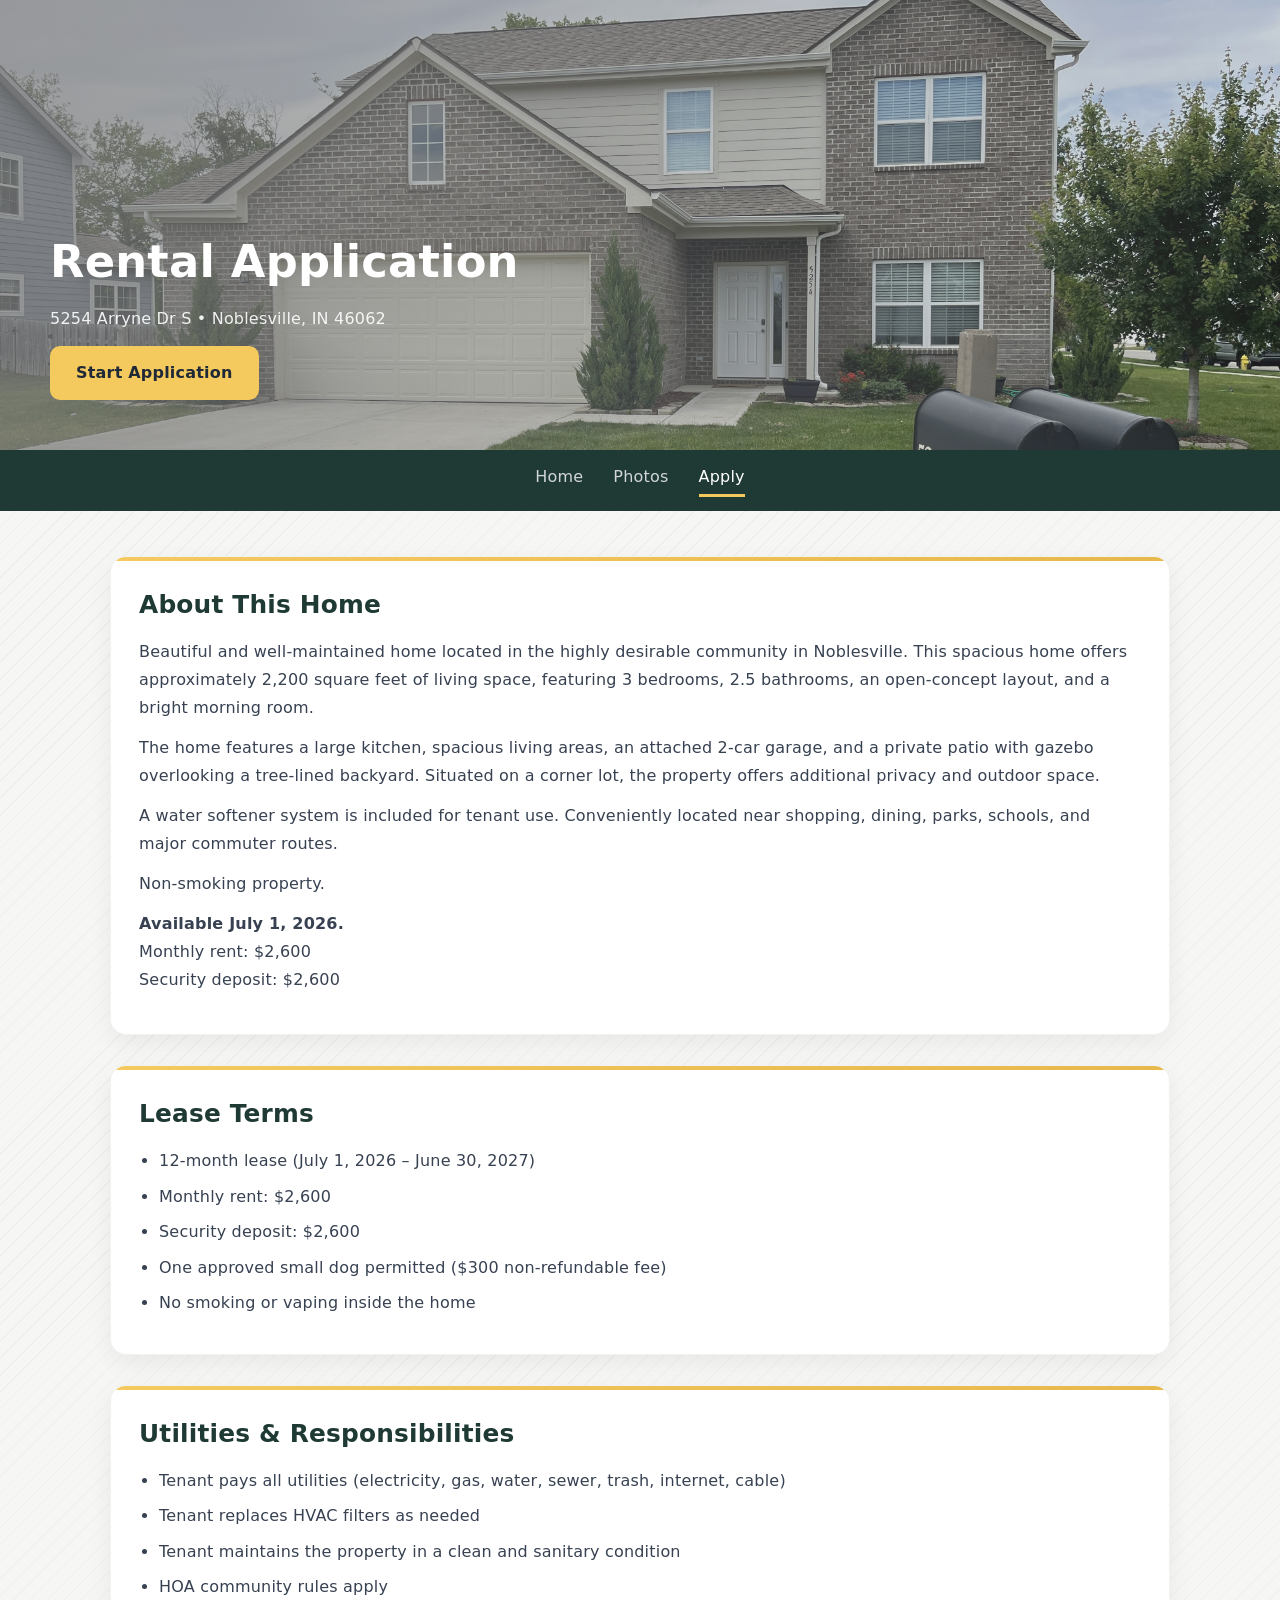
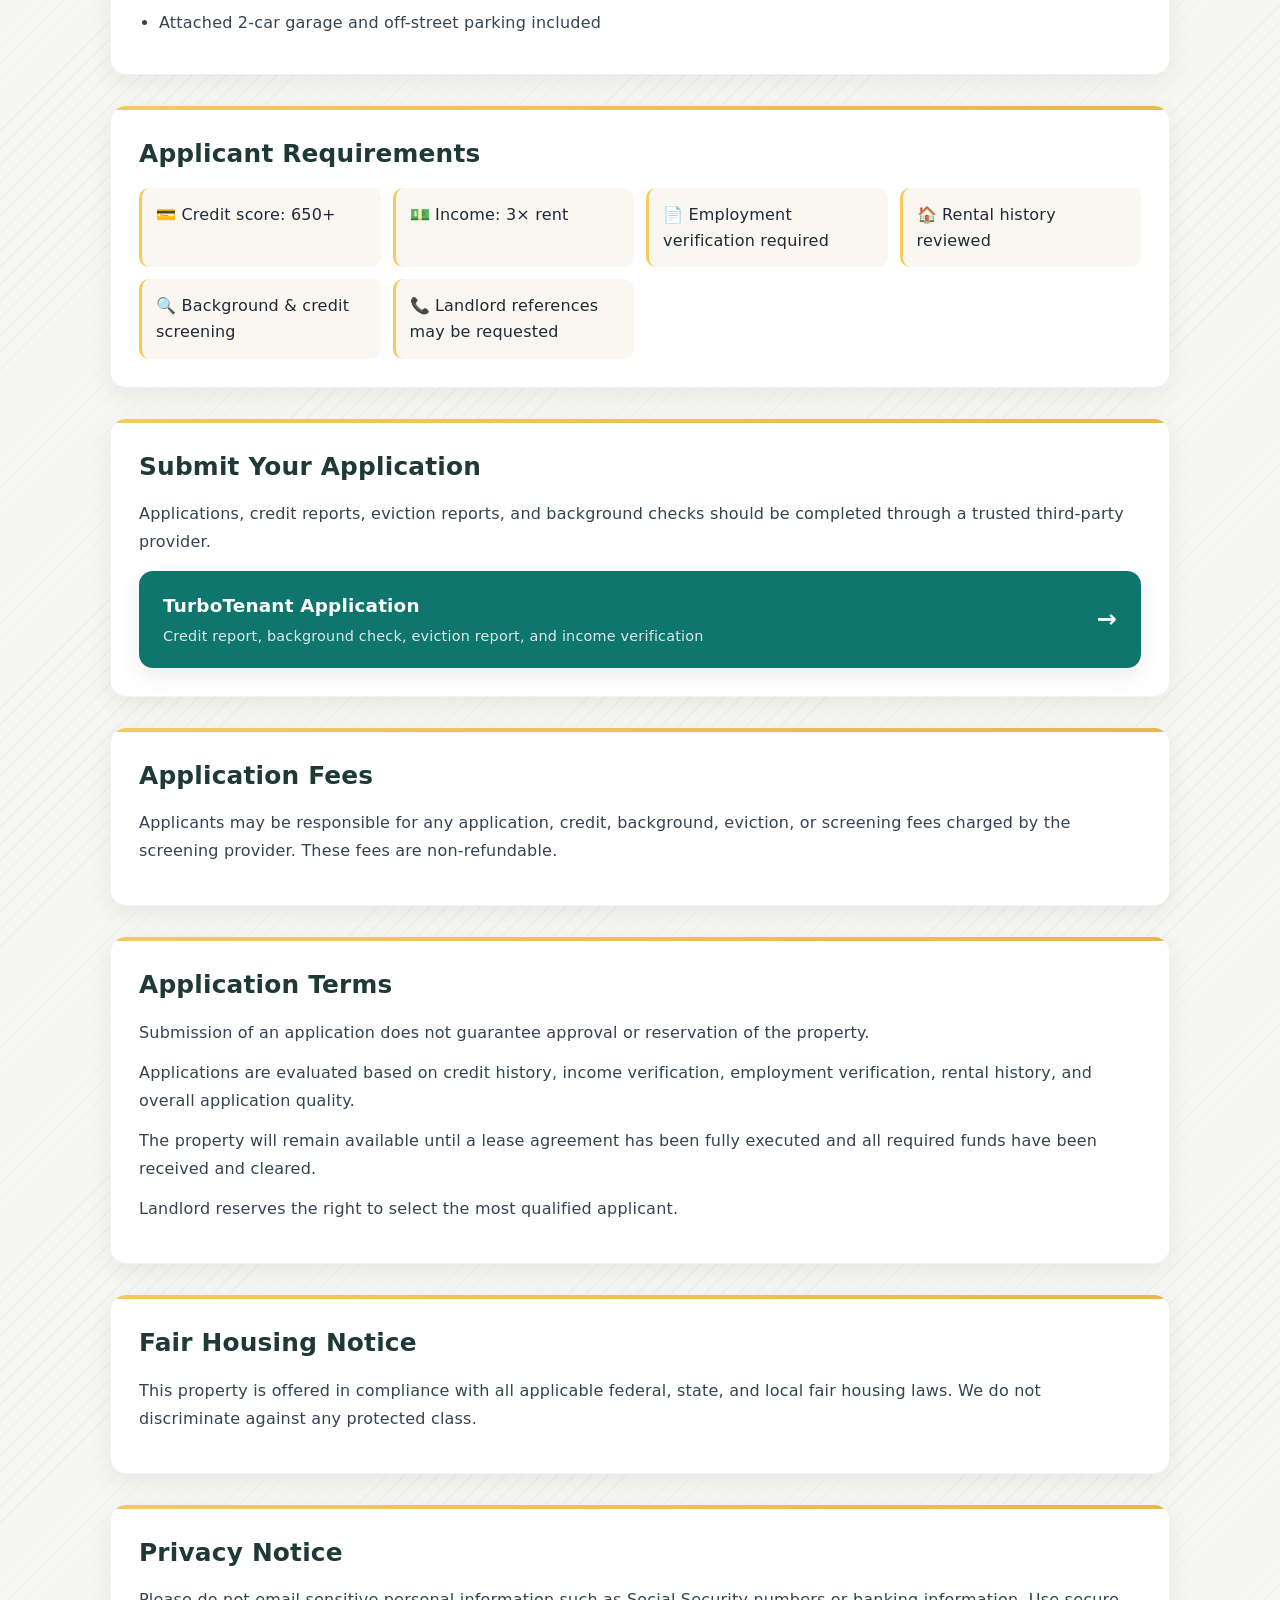
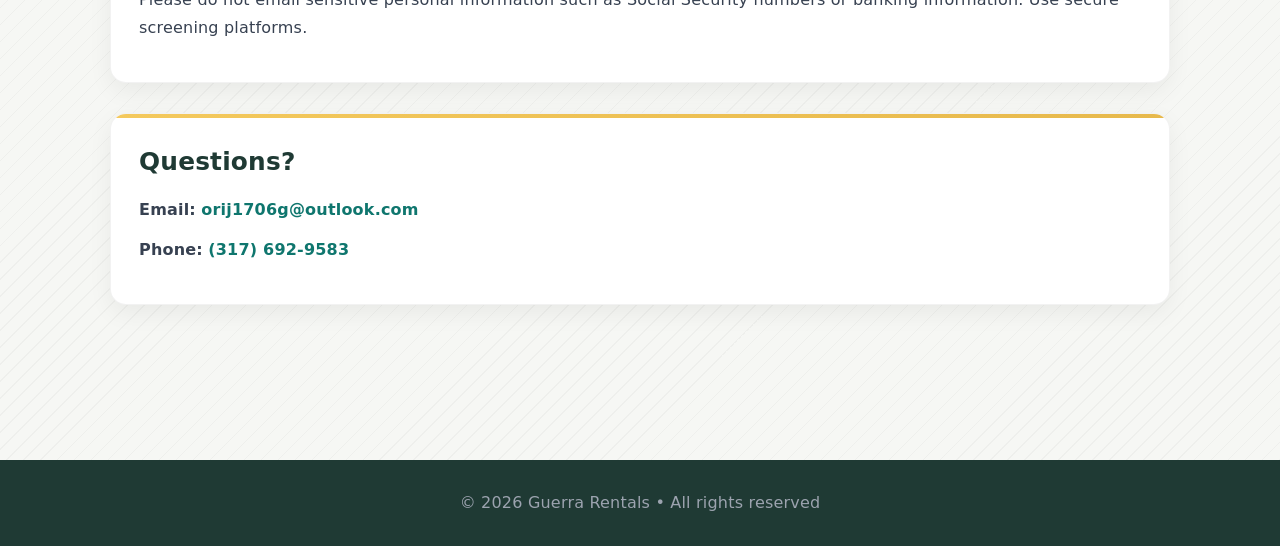
<file: apply.html>
<!DOCTYPE html>
<html lang="en">
<head>
  <meta charset="UTF-8">
  <meta name="viewport" content="width=device-width, initial-scale=1.0">
  <title>Apply Now | 5254 Arryne Dr S</title>
  <link rel="stylesheet" href="style.css">
</head>

<body>

  <header class="hero">
    <div class="hero-content">
      <h1>Rental Application</h1>
      <p>5254 Arryne Dr S • Noblesville, IN 46062</p>
      <a href="#application" class="btn">Start Application</a>
    </div>
  </header>

  <nav>
    <a href="index.html">Home</a>
    <a href="index.html#gallery">Photos</a>
    <a href="apply.html" class="active">Apply</a>
  </nav>

  <section class="property-overview">

    <!-- DESCRIPTION -->
    <div class="card" id="application">
      <h2>About This Home</h2>

      <p>
        Beautiful and well-maintained home located in the highly desirable community in Noblesville.
        This spacious home offers approximately 2,200 square feet of living space, featuring
        3 bedrooms, 2.5 bathrooms, an open-concept layout, and a bright morning room.
      </p>

      <p>
        The home features a large kitchen, spacious living areas, an attached 2-car garage,
        and a private patio with gazebo overlooking a tree-lined backyard. Situated on a corner lot,
        the property offers additional privacy and outdoor space.
      </p>

      <p>
        A water softener system is included for tenant use. Conveniently located near shopping,
        dining, parks, schools, and major commuter routes.
      </p>

      <p>Non-smoking property.</p>

      <p>
        <strong>Available July 1, 2026.</strong><br>
        Monthly rent: $2,600<br>
        Security deposit: $2,600
      </p>
    </div>

    <!-- LEASE TERMS -->
    <div class="card">
      <h2>Lease Terms</h2>
      <ul>
        <li>12-month lease (July 1, 2026 – June 30, 2027)</li>
        <li>Monthly rent: $2,600</li>
        <li>Security deposit: $2,600</li>
        <li>One approved small dog permitted ($300 non-refundable fee)</li>
        <li>No smoking or vaping inside the home</li>
      </ul>
    </div>

    <!-- UTILITIES -->
    <div class="card">
      <h2>Utilities & Responsibilities</h2>
      <ul>
        <li>Tenant pays all utilities (electricity, gas, water, sewer, trash, internet, cable)</li>
        <li>Tenant replaces HVAC filters as needed</li>
        <li>Tenant maintains the property in a clean and sanitary condition</li>
        <li>HOA community rules apply</li>
        <li>Attached 2-car garage and off-street parking included</li>
      </ul>
    </div>

    <!-- REQUIREMENTS -->
    <div class="card">
      <h2>Applicant Requirements</h2>

      <div class="highlights">
        <div>💳 Credit score: 650+</div>
        <div>💵 Income: 3× rent</div>
        <div>📄 Employment verification required</div>
        <div>🏠 Rental history reviewed</div>
        <div>🔍 Background & credit screening</div>
        <div>📞 Landlord references may be requested</div>
      </div>
    </div>

    <!-- APPLICATION LINK -->
    <div class="card">
      <h2>Submit Your Application</h2>

      <p>
        Applications, credit reports, eviction reports, and background checks
        should be completed through a trusted third-party provider.
      </p>

      <a class="link-card" href="https://www.turbotenant.com/" target="_blank">
        <div>
          <div class="link-card-title">TurboTenant Application</div>
          <div class="link-card-subtitle">
            Credit report, background check, eviction report, and income verification
          </div>
        </div>
        <div class="link-arrow">→</div>
      </a>
    </div>

    <!-- FEES -->
    <div class="card">
      <h2>Application Fees</h2>

      <p>
        Applicants may be responsible for any application, credit, background,
        eviction, or screening fees charged by the screening provider.
        These fees are non-refundable.
      </p>
    </div>

    <!-- TERMS -->
    <div class="card">
      <h2>Application Terms</h2>

      <p>
        Submission of an application does not guarantee approval or reservation of the property.
      </p>

      <p>
        Applications are evaluated based on credit history, income verification,
        employment verification, rental history, and overall application quality.
      </p>

      <p>
        The property will remain available until a lease agreement has been fully executed
        and all required funds have been received and cleared.
      </p>

      <p>
        Landlord reserves the right to select the most qualified applicant.
      </p>
    </div>

    <!-- FAIR HOUSING -->
    <div class="card">
      <h2>Fair Housing Notice</h2>

      <p>
        This property is offered in compliance with all applicable federal, state,
        and local fair housing laws. We do not discriminate against any protected class.
      </p>
    </div>

    <!-- PRIVACY -->
    <div class="card">
      <h2>Privacy Notice</h2>

      <p>
        Please do not email sensitive personal information such as Social Security numbers
        or banking information. Use secure screening platforms.
      </p>
    </div>

    <!-- CONTACT -->
    <div class="card">
      <h2>Questions?</h2>

      <p>
        <strong>Email:</strong>
        <a href="mailto:orij1706g@outlook.com" class="text-link">
          orij1706g@outlook.com
        </a>
      </p>

      <p>
        <strong>Phone:</strong>
        <a href="tel:13176929583" class="text-link">
          (317) 692-9583
        </a>
      </p>
    </div>

  </section>

  <footer>
    <p>© 2026 Guerra Rentals • All rights reserved</p>
  </footer>

</body>
</html>
</file>
<file: style.css>
/* RESET */
* {
  margin: 0;
  padding: 0;
  box-sizing: border-box;
  font-family: system-ui, Arial, sans-serif;
}

html {
  scroll-behavior: smooth;
}

body {
  color: #1f2937;
  line-height: 1.6;
  background-color: #f6f7f4;
  background-image:
    repeating-linear-gradient(
      135deg,
      rgba(0, 0, 0, 0.03) 0px,
      rgba(0, 0, 0, 0.03) 1px,
      transparent 1px,
      transparent 12px
    );
}

/* HERO */
.hero {
  height: 50vh;
  background:
    linear-gradient(to right, rgba(128, 128, 128, 0.75), rgba(128, 128, 128, 0.2)),
    url("front.jpg");
  background-size: cover;
  background-position: center 25%;
  display: flex;
  align-items: flex-end;
  padding: 50px;
  color: white;
}

.hero h1 {
  font-size: 2.8rem;
  margin-bottom: 8px;
}

.hero p {
  opacity: 0.9;
  margin-bottom: 15px;
}

/* BUTTON */
.btn {
  display: inline-block;
  padding: 14px 26px;
  background: #f4c95d;
  color: #1f2937;
  text-decoration: none;
  border-radius: 10px;
  font-weight: 700;
  transition: 0.25s ease;
}

.btn:hover {
  background: #e7b94c;
  transform: translateY(-2px);
}

/* NAV */
nav {
  display: flex;
  justify-content: center;
  gap: 30px;
  background: #1f3a34;
  padding: 14px;
  position: sticky;
  top: 0;
  z-index: 100;
}

nav a {
  color: #d1d5db;
  text-decoration: none;
  font-weight: 500;
  padding-bottom: 4px;
  transition: all 0.25s ease;
}

nav a:hover {
  color: #ffffff;
}

nav a.active {
  color: #ffffff;
  border-bottom: 3px solid #f4c95d;
}

/* WRAPPER */
.property-overview {
  max-width: 1100px;
  margin: auto;
  padding: 20px;
}

/* STATS BAR */
.stats-bar {
  margin-top: 20px;
  background: white;
  border-radius: 16px;
  display: grid;
  grid-template-columns: repeat(4, 1fr);
  box-shadow: 0 10px 30px rgba(0,0,0,0.08);
  overflow: hidden;
}

.stat {
  text-align: center;
  padding: 22px;
  border-right: 1px solid #eee;
}

.stat:last-child {
  border-right: none;
}

.stat strong {
  font-size: 1.4rem;
  display: block;
  color: #0f766e;
}

.stat span {
  font-size: 0.9rem;
  color: #6b7280;
}

/* CARDS */
.card {
  background: white;
  margin: 25px auto;
  padding: 28px;
  border-radius: 16px;
  box-shadow: 0 8px 25px rgba(0,0,0,0.06);
  transition: 0.2s ease;
}

.card:hover {
  transform: translateY(-3px);
}

.card h2 {
  margin-bottom: 12px;
  color: #1f3a34;
}

.card p {
  margin-bottom: 12px;
}

/* LINKS */
.text-link,
.card a:not(.btn):not(.link-card) {
  color: #0f766e;
  font-weight: 700;
  text-decoration: none;
  position: relative;
  transition: all 0.25s ease;
}

.text-link::after,
.card a:not(.btn):not(.link-card)::after {
  content: "";
  position: absolute;
  left: 0;
  bottom: -3px;
  width: 0%;
  height: 2px;
  background: #f4c95d;
  transition: width 0.25s ease;
}

.text-link:hover,
.card a:not(.btn):not(.link-card):hover {
  color: #1f3a34;
}

.text-link:hover::after,
.card a:not(.btn):not(.link-card):hover::after {
  width: 100%;
}

/* HIGHLIGHTS */
.highlights {
  display: grid;
  grid-template-columns: repeat(auto-fit, minmax(200px, 1fr));
  gap: 12px;
  margin-top: 15px;
}

.highlights div {
  background: #f6f3ea;
  padding: 14px;
  border-radius: 10px;
  border-left: 3px solid #f4c95d;
}

/* GALLERY */
.gallery {
  max-width: 1100px;
  margin: 50px auto;
  padding: 0 20px;
  display: grid;
  grid-template-columns: repeat(auto-fit, minmax(230px, 1fr));
  gap: 16px;
}

.photo-card {
  border-radius: 14px;
  overflow: hidden;
  background: white;
  box-shadow: 0 8px 20px rgba(0,0,0,0.08);
  transition: 0.25s ease;
}

.photo-card:hover {
  transform: scale(1.04);
}

.photo-card img {
  width: 100%;
  height: 180px;
  object-fit: cover;
  cursor: zoom-in;
}

.photo-card p {
  padding: 10px;
  font-weight: 600;
}

/* IMAGE POPUP MODAL */
.image-modal {
  display: none;
  position: fixed;
  inset: 0;
  z-index: 99999;
  background: rgba(0, 0, 0, 0.9);
  justify-content: center;
  align-items: center;
  padding: 24px;
}

.image-modal.active {
  display: flex;
}

.image-modal-content {
  position: relative;
  max-width: 90vw;
  max-height: 90vh;
}

.image-modal-content img {
  max-width: 100%;
  max-height: 85vh;
  border-radius: 14px;
  box-shadow: 0 20px 50px rgba(0,0,0,.45);
  animation: modalZoom .25s ease;
}

.image-modal-close {
  position: absolute;
  top: -18px;
  right: -18px;
  width: 42px;
  height: 42px;
  border: none;
  border-radius: 50%;
  background: #f4c95d;
  color: #1f2937;
  font-size: 1.6rem;
  font-weight: 800;
  cursor: pointer;
  transition: 0.25s ease;
}

.image-modal-close:hover {
  background: #e7b94c;
  transform: scale(1.05);
}

@keyframes modalZoom {
  from {
    transform: scale(.85);
    opacity: 0;
  }

  to {
    transform: scale(1);
    opacity: 1;
  }
}

/* FOOTER */
footer {
  text-align: center;
  padding: 30px;
  margin-top: 60px;
  background: #1f3a34;
  color: #9ca3af;
}

/* RESPONSIVE */
@media (max-width: 768px) {
  nav {
    gap: 18px;
    font-size: 0.95rem;
    flex-wrap: wrap;
  }

  .stats-bar {
    grid-template-columns: repeat(2, 1fr);
  }

  .hero {
    padding: 30px;
  }

  .hero h1 {
    font-size: 2.2rem;
  }
}

@media (max-width: 480px) {
  .stats-bar {
    grid-template-columns: 1fr;
  }

  .hero {
    height: 45vh;
    padding: 24px;
  }

  .hero h1 {
    font-size: 1.9rem;
  }

  .hero p {
    font-size: 0.95rem;
  }

  .btn {
    padding: 12px 20px;
  }

  .card {
    padding: 22px;
  }

  .image-modal-close {
    top: 10px;
    right: 10px;
  }
}

/* FIXED GROUPED GALLERY */

.gallery {
  display: block; /* overrides your old grid */
}

.gallery-title {
  width: 100%;
  margin: 35px 0 10px;
  padding: 0 20px;
  font-size: 1.6rem;
  color: #1f3a34;
}

.gallery-group {
  padding: 0 20px;
  margin-bottom: 25px;
  display: grid;
  grid-template-columns: repeat(auto-fit, minmax(230px, 1fr));
  gap: 16px;
}

/* LINK CARDS (SOLID GREEN → INVERT ON HOVER) */
.link-card {
  display: flex;
  justify-content: space-between;
  align-items: center;
  text-decoration: none;
  background: #0f766e;   /* solid green */
  color: white;
  border-radius: 14px;
  padding: 18px 22px;
  margin-top: 15px;
  box-shadow: 0 8px 25px rgba(0,0,0,0.08);
  transition: all 0.25s ease;
  border: 2px solid #0f766e; /* needed for invert effect */
}

/* TEXT */
.link-card-title {
  font-size: 1.15rem;
  font-weight: 700;
  color: white;
  margin-bottom: 4px;
  transition: 0.25s;
}

.link-card-subtitle {
  font-size: 0.9rem;
  color: rgba(255,255,255,0.85);
  transition: 0.25s;
}

/* ARROW */
.link-arrow {
  font-size: 1.5rem;
  font-weight: bold;
  color: white;
  transition: 0.25s ease;
}

/* Link Buttons */
.link-card:hover {
  background: white;
  color: #0f766e;
  transform: translateY(-3px);
}

/* TEXT INVERT */
.link-card:hover .link-card-title {
  color: #0f766e;
}

.link-card:hover .link-card-subtitle {
  color: #4b5563;
}

/* ARROW MOVE + COLOR CHANGE */
.link-card:hover .link-arrow {
  transform: translateX(6px);
  color: #0f766e;
}



/* Make cards look more premium */
.card {
  border: 1px solid rgba(0,0,0,0.05);
  transition: all 0.25s ease;
  position: relative;
  overflow: hidden;
}

/* subtle accent bar like Zillow */
.card::before {
  content: "";
  position: absolute;
  top: 0;
  left: 0;
  height: 4px;
  width: 100%;
  background: linear-gradient(90deg, #f4c95d, #e7b94c);
}

.card:hover {
  transform: translateY(-4px);
  box-shadow: 0 14px 35px rgba(0,0,0,0.08);
}

/* Section titles */
.card h2 {
  font-size: 1.55rem;
  margin-bottom: 14px;
  color: #1f3a34;
}

/* Paragraph text */
.card p {
  line-height: 1.75;
  color: #374151;
}

/* Lists look cleaner */
.card ul {
  margin-top: 10px;
  padding-left: 20px;
}

.card ul li {
  margin-bottom: 10px;
  color: #374151;
}

/* Highlight cards (requirements) */
.highlights div {
  background: #f9f7ef;
  font-weight: 500;
  transition: all 0.2s ease;
}

.highlights div:hover {
  background: #f4efe0;
  transform: translateX(4px);
}

/* Improve section spacing */
.property-overview {
  padding-bottom: 50px;
}

/* Add breathing room between sections */
.property-overview .card + .card {
  margin-top: 30px;
}

/* Optional: soften page feel */
body {
  letter-spacing: 0.2px;
}

/* Slightly improve footer spacing */
footer {
  margin-top: 80px;
}

/* BUTTON */
.btn {
  display: inline-block;
  padding: 14px 26px;
  background: #f4c95d;
  color: #1f2937;
  text-decoration: none;
  border-radius: 10px;
  font-weight: 700;
  transition: 0.25s ease;
}

.btn:hover {
  background: #e7b94c;
  transform: translateY(-2px);
}
</file>
